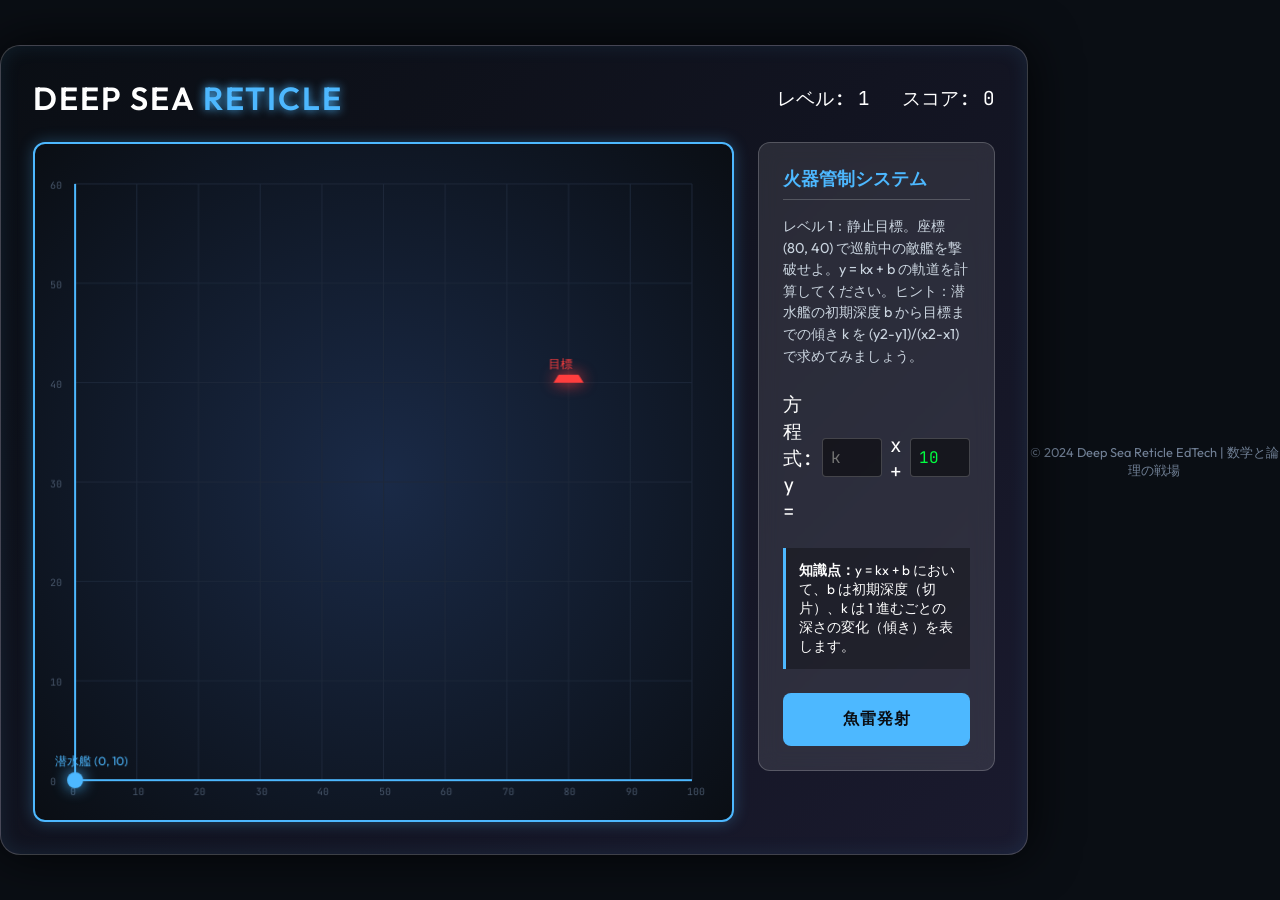
<file: index.html>
<!DOCTYPE html>
<html lang="zh-CN">
<head>
    <meta charset="UTF-8">
    <meta name="viewport" content="width=device-width, initial-scale=1.0">
    <title>深海准星：数学攻势 - 学习一次函数与方程组</title>
    <meta name="description" content="一款通过潜艇射击游戏学习一次函数（斜率、截距）和二元一次方程组的教育类游戏。">
    <link rel="stylesheet" href="style.css">
    <link href="https://fonts.googleapis.com/css2?family=Outfit:wght@300;400;600&family=JetBrains+Mono&display=swap" rel="stylesheet">
</head>
<body>
    <div id="game-container">
        <header>
            <h1>DEEP SEA <span class="highlight">RETICLE</span></h1>
            <div class="stats">
                <div class="stat-item">レベル: <span id="level-num">1</span></div>
                <div class="stat-item">スコア: <span id="score">0</span></div>
            </div>
        </header>

        <main>
            <div id="radar-display">
                <canvas id="game-canvas"></canvas>
                <div id="overlay-ui"></div>
            </div>

            <aside id="controls">
                <div class="panel">
                    <h2>火器管制システム</h2>
                    <p id="mission-brief">パラメータを調整して、赤い敵艦を撃破せよ</p>
                    
                    <div class="equation-input">
                        <span class="label">方程式: y = </span>
                        <input type="number" id="input-k" step="0.1" placeholder="k">
                        <span class="label"> x + </span>
                        <input type="number" id="input-b" step="1" placeholder="b">
                    </div>

                    <div class="hints" id="hint-box">
                        <p>ヒント：<strong>k</strong> は傾き（角度）、<strong>b</strong> は切片（初期深度）を表します</p>
                    </div>

                    <button id="fire-btn">魚雷発射</button>
                </div>

                <div class="panel system-solver" id="solver-panel" style="display: none;">
                    <h2>レーダー追跡 (連立方程式)</h2>
                    <div class="system-equations">
                        <div>敵艦: <span id="eq-enemy">y = -0.5x + 10</span></div>
                        <div>魚雷: <span id="eq-torpedo">y = kx + b</span></div>
                    </div>
                    <p class="small-text">交点 (x, y) が予測衝突座標となります</p>
                </div>
            </div>
        </main>

        <footer>
            <p>&copy; 2024 Deep Sea Reticle EdTech | 数学と論理の戦場</p>
        </footer>
    </div>
    <script src="game.js"></script>
</body>
</html>
</file>
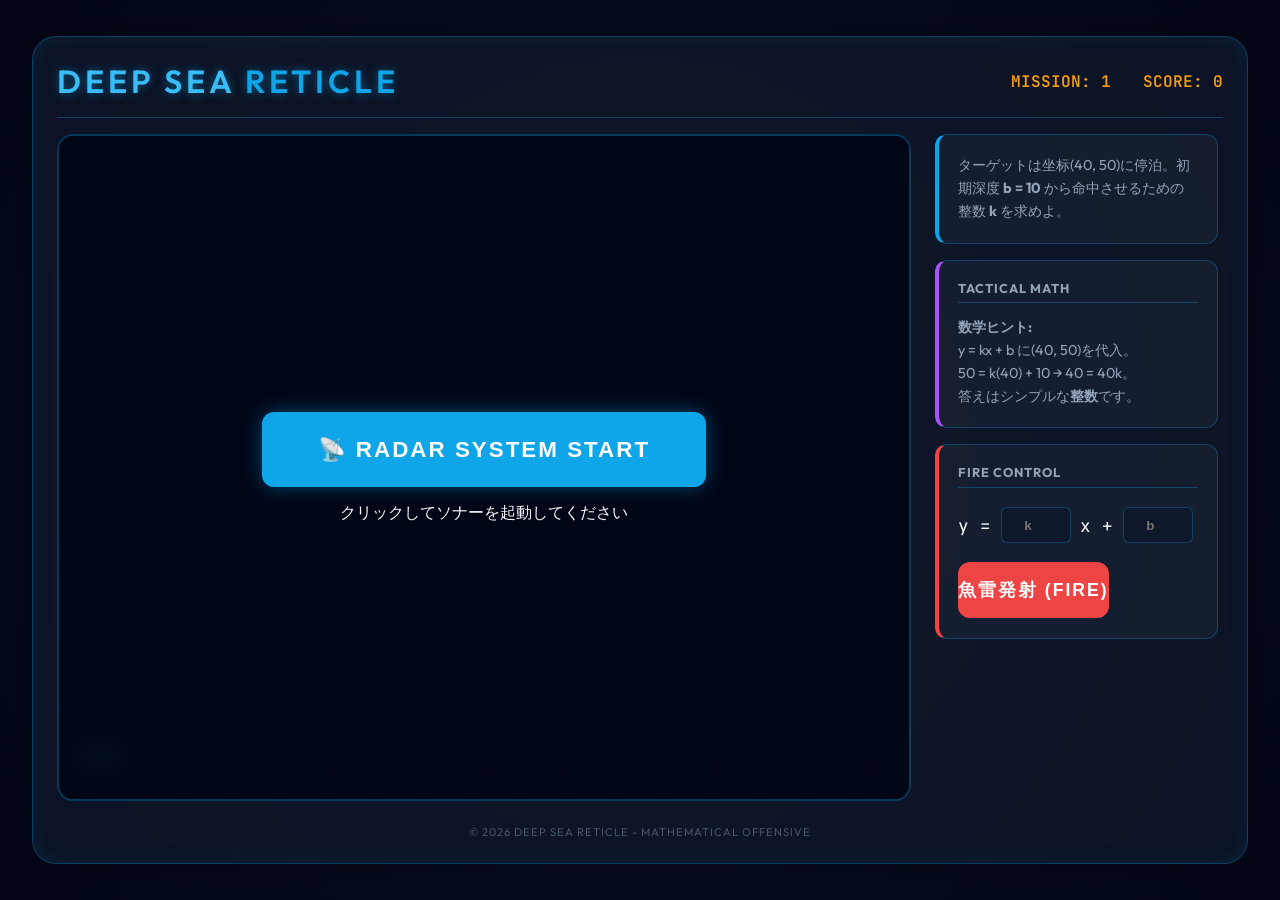
<file: torpedo/index.html>
<!DOCTYPE html>
<html lang="ja">
<head>
    <meta charset="UTF-8">
    <meta name="viewport" content="width=device-width, initial-scale=1.0">
    <title>深海准星：数学攻撃 2.0</title>
    <link rel="stylesheet" href="style.css">
    <link href="https://fonts.googleapis.com/css2?family=Outfit:wght@300;400;600&family=JetBrains+Mono:wght@500&display=swap" rel="stylesheet">
</head>
<body>
    <div id="game-container">
        <header>
            <h1><span class="highlight">DEEP SEA</span> RETICLE</h1>
            <div class="stats">
                <span>MISSION: <span id="level-num">1</span></span>
                <span>SCORE: <span id="score">0</span></span>
            </div>
        </header>

        <main>
            <div id="radar-display">
                <canvas id="game-canvas"></canvas>
                <div id="overlay-ui"></div>
                <!-- Start Overlay -->
                <div id="start-overlay" class="start-mask">
                    <button id="start-btn" class="init-btn">📡 RADAR SYSTEM START</button>
                    <p>クリックしてソナーを起動してください</p>
                </div>

                <!-- Victory Modal -->
                <div id="victory-modal" class="modal-overlay" style="display:none;">
                    <div class="modal-content">
                        <div class="medal-icon">🎖️</div>
                        <h3>特等火器管制官 授与</h3>
                        <p>全てのミッションを完遂しました！<br>あなたは一次関数の達人です。</p>
                        
                        <!-- NEW Tech Insight -->
                        <div id="tech-insight" class="tech-card">
                            <h4>💻 斜率と速度の動的関係</h4>
                            <p>現実の魚雷やロケットでは、<b>傾き(k)</b>が<b>速度の配分</b>を決定します：</p>
                            <code class="code-block" style="font-size: 0.85em;">
                                // 斜率 k から速度成分を計算<br>
                                vx = V_total / sqrt(1 + k²);<br>
                                vy = k * vx; // 垂直方向の速さ
                            </code>
                            <small>「急な角度で進むほど、前へ進む速さは遅くなる」という物理法則が数学で表現されています。</small>
                        </div>

                        <div id="final-test">
                            <p class="final-q"><b>最終試験:</b> y = -2x + 50 の傾き(k)は？</p>
                            <div class="options">
                                <button onclick="checkFinalAnswer(true)">-2</button>
                                <button onclick="checkFinalAnswer(false)">50</button>
                                <button onclick="checkFinalAnswer(false)">2</button>
                            </div>
                        </div>
                        <button id="restart-btn" class="base-btn">基地へ戻る</button>
                    </div>
                </div>
            </div>

            <aside id="controls">
                <div class="panel mission-card">
                    <p id="mission-brief" class="hints">読み込み中...</p>
                    <button id="open-lab-btn" class="lab-trigger" style="display:none;">🔬 TECH LAB: 斜率の秘密</button>
                </div>

                <div class="panel math-logic-card">
                    <h2>TACTICAL MATH</h2>
                    <div id="solver-panel" style="display:none;">
                        <p id="eq-enemy" class="realtime-data" style="color:#d46b08;"></p>
                        <div class="realtime-display">
                            <div class="realtime-data">予測Vx: <span id="stat-vx">--</span></div>
                            <div class="realtime-data">予測Vy: <span id="stat-vy">--</span></div>
                            <div class="realtime-data">到達時間: <span id="stat-time">--</span> s</div>
                            <div id="solve-status" class="status-indicator">READY</div>
                        </div>
                    </div>
                    <p id="hint-box" class="hints">ヒントを表示するには計算を開始してください。</p>
                </div>

                <div class="panel fire-control-card">
                    <h2>FIRE CONTROL</h2>
                    <div class="equation-input">
                        y = <input type="number" id="input-k" step="1" placeholder="k"> x + 
                        <input type="number" id="input-b" step="1" placeholder="b">
                    </div>
                    <button id="fire-btn">魚雷発射 (FIRE)</button>
                </div>
            </aside>
        </main>

        <footer>
            <p>&copy; 2026 DEEP SEA RETICLE - MATHEMATICAL OFFENSIVE</p>
        </footer>
    </div>

    <!-- Tactical Lab Modal -->
    <div id="lab-modal" class="modal-overlay" style="display:none;">
        <div class="lab-content">
            <header class="lab-header">
                <h2>🔬 戦術研究所: 進路の傾きと前進速度の関係</h2>
                <button id="close-lab-btn" class="close-btn">&times;</button>
            </header>
            
            <div class="lab-body">
                <div class="lab-visuals">
                    <div class="simulation-container">
                        <canvas id="lab-canvas"></canvas>
                        <div class="speed-gauge-overlay">
                            <div class="gauge-bar">
                                <label>前進速度 (Vx)</label>
                                <div class="bar-outer"><div id="lab-vx-bar" class="bar-inner"></div></div>
                                <span id="lab-vx-val">--</span>
                            </div>
                            <div class="gauge-bar">
                                <label>上昇強度 (Vy)</label>
                                <div class="bar-outer"><div id="lab-vy-bar" class="bar-inner red"></div></div>
                                <span id="lab-vy-val">--</span>
                            </div>
                        </div>
                    </div>
                    <div class="lab-explanation">
                        <h4>💡 斜め進むことのトレードオフ</h4>
                        <p>「魚雷の総エネルギー(Vt)は一定です。<b>道が急(kが大きい)</b>になるほど、横に進む力(Vx)が弱まってしまいます。」</p>
                        <ul class="simple-concepts">
                            <li>📈 <b>傾き 0:</b> 全ての力が前進に使われます。</li>
                            <li>📈 <b>傾き 1:</b> 前に進む力と上に登る力が分散されます。</li>
                            <li>📈 <b>傾き 2:</b> 前に進む力よりも上に登る力が強くなります。</li>
                        </ul>
                    </div>
                </div>
                
                <aside class="lab-controls">
                    <div class="control-group">
                        <label for="lab-slider-k">斜率 (k) の調整</label>
                        <input type="range" id="lab-slider-k" min="0" max="5" step="0.1" value="1">
                        <div class="slider-val">k = <span id="lab-k-val">1.0</span></div>
                    </div>
                    <div class="action-grid">
                        <button id="lab-demo-btn" class="lab-btn secondary">🎬 比較アニメーションを再生</button>
                        <button id="lab-reset-btn" class="lab-btn">🔄 リセット</button>
                    </div>
                    <div class="mission-hint-card">
                        <b>Mission 05 攻略のカギ:</b><br>
                        敵の速度と自分の水平速度(Vx)の差を考えよう。
                    </div>
                </aside>
            </div>
        </div>
    </div>

    <!-- Calculations and Physics Engine -->
    <script src="js/calculator.js"></script>
    <script src="js/lab.js"></script>

    <!-- Levels Definitions -->
    <script src="js/levels/training_mission.js"></script>
    <script src="js/levels/speed_upgrade.js"></script>
    <script src="js/levels/linear_intersection.js"></script>
    <script src="js/levels/diagonal_pursuit.js"></script>
    <script src="js/levels/slope_velocity.js"></script>

    <!-- Main Game Engine -->
    <script src="js/main.js"></script>
</body>
</html>
</file>
<file: style.css>
:root {
    --bg-dark: #0a0e14;
    --navy-blue: #16213e;
    --neon-green: #00ff41;
    --neon-red: #ff3e3e;
    --accent-blue: #4db8ff;
    --white: #ffffff;
    --glass: rgba(255, 255, 255, 0.1);
    --glass-border: rgba(255, 255, 255, 0.2);
}

* {
    box-sizing: border-box;
    margin: 0;
    padding: 0;
}

body {
    background-color: var(--bg-dark);
    color: var(--white);
    font-family: 'Outfit', sans-serif;
    min-height: 100vh;
    display: flex;
    justify-content: center;
    align-items: center;
    overflow: hidden;
}

#game-container {
    width: 95vw;
    height: 90vh;
    display: flex;
    flex-direction: column;
    background: linear-gradient(135deg, #0a0e14 0%, #1a1a2e 100%);
    border-radius: 20px;
    border: 1px solid var(--glass-border);
    box-shadow: 0 0 50px rgba(0, 0, 0, 0.8), inset 0 0 20px rgba(77, 184, 255, 0.1);
    padding: 2rem;
    position: relative;
}

header {
    display: flex;
    justify-content: space-between;
    align-items: center;
    margin-bottom: 1.5rem;
}

h1 {
    font-size: 2rem;
    font-weight: 600;
    letter-spacing: 2px;
}

.highlight {
    color: var(--accent-blue);
    text-shadow: 0 0 10px var(--accent-blue);
}

.stats {
    display: flex;
    gap: 2rem;
    font-family: 'JetBrains Mono', monospace;
    font-size: 1.2rem;
}

main {
    flex: 1;
    display: flex;
    gap: 1.5rem;
    min-height: 0;
}

#radar-display {
    flex: 3;
    background: radial-gradient(circle, #1a2a47 0%, #0a0e14 100%);
    border: 2px solid var(--accent-blue);
    box-shadow: 0 0 15px rgba(77, 184, 255, 0.3);
    border-radius: 12px;
    position: relative;
    overflow: hidden;
}

#game-canvas {
    width: 100%;
    height: 100%;
    cursor: crosshair;
}

#controls {
    flex: 1;
    display: flex;
    flex-direction: column;
    gap: 1rem;
}

.panel {
    background: var(--glass);
    backdrop-filter: blur(10px);
    border: 1px solid var(--glass-border);
    border-radius: 12px;
    padding: 1.5rem;
    transition: all 0.3s ease;
}

.panel:hover {
    border-color: var(--accent-blue);
    box-shadow: 0 0 15px rgba(77, 184, 255, 0.1);
}

h2 {
    font-size: 1.1rem;
    margin-bottom: 1rem;
    text-transform: uppercase;
    color: var(--accent-blue);
    border-bottom: 1px solid var(--glass-border);
    padding-bottom: 0.5rem;
}

#mission-brief {
    font-size: 0.9rem;
    margin-bottom: 1.5rem;
    line-height: 1.5;
    color: #cbd5e0;
}

.equation-input {
    display: flex;
    align-items: center;
    gap: 0.5rem;
    margin-bottom: 1.5rem;
    font-family: 'JetBrains Mono', monospace;
}

input[type="number"] {
    width: 60px;
    background: rgba(0, 0, 0, 0.5);
    border: 1px solid var(--glass-border);
    color: var(--neon-green);
    padding: 0.5rem;
    border-radius: 4px;
    font-size: 1rem;
    font-family: 'JetBrains Mono', monospace;
    outline: none;
}

input[type="number"]:focus {
    border-color: var(--neon-green);
    box-shadow: 0 0 5px var(--neon-green);
}

.label {
    font-size: 1.2rem;
}

.hints {
    font-size: 0.85rem;
    background: rgba(0, 0, 0, 0.3);
    padding: 0.8rem;
    border-left: 3px solid var(--accent-blue);
    margin-bottom: 1.5rem;
}

button {
    width: 100%;
    padding: 1rem;
    background: var(--accent-blue);
    color: var(--bg-dark);
    border: none;
    border-radius: 8px;
    font-weight: 600;
    font-size: 1rem;
    cursor: pointer;
    transition: all 0.2s cubic-bezier(0.175, 0.885, 0.32, 1.275);
    text-transform: uppercase;
    letter-spacing: 1px;
}

button:hover {
    transform: translateY(-2px);
    box-shadow: 0 5px 15px rgba(77, 184, 255, 0.4);
    background: #73c9ff;
}

button:active {
    transform: translateY(0);
}

.system-solver {
    font-family: 'JetBrains Mono', monospace;
}

.system-equations {
    background: rgba(0, 0, 0, 0.4);
    padding: 0.8rem;
    border-radius: 6px;
    margin-bottom: 0.5rem;
    font-size: 0.9rem;
    border: 1px dashed var(--glass-border);
}

.small-text {
    font-size: 0.75rem;
    color: #a0aec0;
}

footer {
    margin-top: 1.5rem;
    text-align: center;
    font-size: 0.8rem;
    color: #718096;
}

/* Animations */
@keyframes grid-pulse {
    0% { opacity: 0.3; }
    100% { opacity: 0.6; }
}

#game-canvas {
    animation: grid-pulse 2s infinite alternate ease-in-out;
}
</file>
<file: torpedo/style.css>
:root {
    --bg-dark: #020617; /* Deep Navy Black */
    --radar-bg: #030a1c;
    --navy-blue: #1e293b;
    --neon-green: #22c55e;
    --sonar-blue: #0ea5e9;
    --neon-red: #ef4444;
    --neon-gold: #f59e0b;
    --white: #f8fafc;
    --glass: rgba(15, 23, 42, 0.8);
    --glass-border: rgba(14, 165, 233, 0.3);
}

* { box-sizing: border-box; margin: 0; padding: 0; }
body { 
    background: var(--bg-dark); 
    color: var(--white); 
    font-family: 'Outfit', sans-serif; 
    height: 100vh; 
    display: flex; 
    align-items: center; 
    justify-content: center; 
    overflow: hidden;
    background-image: radial-gradient(circle at center, #0f172a 0%, #020617 100%);
}

#game-container {
    width: 95vw; height: 92vh; 
    background: var(--glass); 
    border-radius: 24px;
    border: 1px solid var(--glass-border);
    box-shadow: 0 0 50px rgba(0, 0, 0, 0.5), inset 0 0 20px rgba(14, 165, 233, 0.1);
    display: flex; flex-direction: column; 
    padding: 1.5rem; position: relative;
    backdrop-filter: blur(12px);
}

header { 
    display: flex; justify-content: space-between; align-items: center; 
    margin-bottom: 1rem; 
    border-bottom: 1px solid var(--glass-border); 
    padding-bottom: 1rem; 
}
h1 { 
    color: var(--sonar-blue); 
    letter-spacing: 4px; 
    font-weight: 600;
    text-shadow: 0 0 10px rgba(14, 165, 233, 0.5);
}
.highlight { color: #38bdf8; }
.stats { font-family: 'JetBrains Mono'; font-weight: 600; display: flex; gap: 2rem; color: var(--neon-gold); }

main { flex: 1; display: flex; gap: 1.5rem; overflow: hidden; }
#radar-display { 
    flex: 3; 
    background: var(--radar-bg); 
    border: 2px solid var(--glass-border); 
    border-radius: 16px; 
    position: relative; 
    display: flex; 
    align-items: center; 
    justify-content: center; 
    overflow: hidden;
    box-shadow: inset 0 0 30px rgba(0, 0, 0, 0.8);
}
#radar-display::after {
    content: ""; position: absolute; top: 0; left: 0; width: 100%; height: 100%;
    background: linear-gradient(rgba(18, 16, 16, 0) 50%, rgba(0, 0, 0, 0.25) 50%), linear-gradient(90deg, rgba(255, 0, 0, 0.06), rgba(0, 255, 0, 0.02), rgba(0, 0, 255, 0.06));
    background-size: 100% 4px, 3px 100%; pointer-events: none; z-index: 10;
}

canvas { width: 100%; height: 100%; }

.start-mask { 
    position: absolute; top: 0; left:0; width: 100%; height: 100%; 
    background: rgba(2, 6, 23, 0.85); 
    backdrop-filter: blur(10px); 
    display: flex; flex-direction: column; align-items: center; justify-content: center; 
    z-index: 50; 
}
.init-btn { 
    background: var(--sonar-blue); color: #fff; padding: 1.5rem 3.5rem; 
    border: none; border-radius: 12px; font-size: 1.4rem; cursor: pointer; 
    box-shadow: 0 0 20px rgba(14, 165, 233, 0.4); 
    transition: 0.3s cubic-bezier(0.4, 0, 0.2, 1); 
    margin-bottom: 15px; font-weight: bold; 
    text-transform: uppercase; letter-spacing: 2px;
}
.init-btn:hover { background: #38bdf8; transform: scale(1.05); box-shadow: 0 0 40px rgba(56, 189, 248, 0.6); }

#controls { flex: 1; display: flex; flex-direction: column; gap: 1rem; overflow-y: auto; padding-right: 5px; }
#controls::-webkit-scrollbar { width: 6px; }
#controls::-webkit-scrollbar-thumb { background: var(--glass-border); border-radius: 10px; }

.panel { 
    background: rgba(30, 41, 59, 0.5); 
    border: 1px solid var(--glass-border); 
    border-radius: 12px; padding: 1.2rem; 
    transition: 0.3s;
}
.panel:hover { border-color: var(--sonar-blue); }
.panel h2 { 
    font-size: 0.8rem; color: #94a3b8; 
    margin-bottom: 0.8rem; border-bottom: 1px solid var(--glass-border); 
    padding-bottom: 0.4rem; text-transform: uppercase; letter-spacing: 1px;
}

.realtime-display { 
    background: rgba(6, 78, 59, 0.3); 
    padding: 1rem; border-radius: 8px; 
    border: 1px solid rgba(16, 185, 129, 0.3); 
    margin-bottom: 1rem; font-size: 0.85rem; 
}
.realtime-data { margin: 0.6rem 0; font-family: 'JetBrains Mono'; color: var(--neon-green); text-shadow: 0 0 5px rgba(34, 197, 94, 0.5); }
.status-indicator { font-weight: bold; padding: 4px 8px; border-radius: 4px; display: inline-block; background: #064e3b; margin-top: 5px; }

.equation-input { display: flex; align-items: center; gap: 0.6rem; margin: 1.2rem 0; font-family: 'JetBrains Mono'; font-size: 1.1rem; }
input { 
    width: 70px; padding: 0.6rem; 
    background: #0f172a; border: 1px solid var(--glass-border); 
    border-radius: 6px; text-align: center; color: var(--white);
    font-weight: bold;
}
input:focus { border-color: var(--sonar-blue); outline: none; box-shadow: 0 0 10px rgba(14, 165, 233, 0.3); }

#fire-btn { 
    background: var(--neon-red); color: #fff; height: 3.5rem; 
    font-size: 1.1rem; font-weight: bold; border-radius: 12px; 
    cursor: pointer; border: none; transition: 0.3s;
    text-transform: uppercase; letter-spacing: 2px;
}
#fire-btn:hover { background: #ff5555; transform: translateY(-2px); box-shadow: 0 5px 20px rgba(239, 68, 68, 0.4); }

/* Modals */
.modal-overlay { 
    position: fixed; top: 0; left: 0; width: 100%; height: 100%; 
    background: rgba(0,0,0,0.85); display: flex; align-items: center; justify-content: center; 
    z-index: 1000; backdrop-filter: blur(15px); 
}
.modal-content { 
    background: var(--bg-dark); padding: 3rem; border-radius: 24px; 
    text-align: center; max-width: 550px; 
    border: 2px solid var(--sonar-blue);
    box-shadow: 0 0 100px rgba(14, 165, 233, 0.3);
}
.tech-card { background: rgba(14, 165, 233, 0.1); border-radius: 12px; padding: 1.5rem; margin: 1.5rem 0; text-align: left; border: 1px solid var(--glass-border); }
.tech-card h4 { color: var(--sonar-blue); margin-bottom: 0.5rem; }
.code-block { background: #000; padding: 1rem; border-radius: 8px; font-family: 'JetBrains Mono'; font-size: 0.85rem; color: var(--neon-green); line-height: 1.6; border-left: 4px solid var(--sonar-blue); }

.final-q { background: rgba(245, 158, 11, 0.1); padding: 1.2rem; border: 1px solid rgba(245, 158, 11, 0.3); border-radius: 8px; margin-bottom: 1.5rem; color: var(--neon-gold); }
.options { display: flex; gap: 15px; }
.options button { background: transparent; color: var(--sonar-blue); border: 1px solid var(--sonar-blue); flex: 1; padding: 12px; border-radius: 8px; font-weight: bold; cursor: pointer; transition: 0.2s; }
.options button:hover { background: var(--sonar-blue); color: #fff; }

.base-btn { margin-top: 1.5rem; background: var(--sonar-blue); color: #fff; padding: 1.2rem; border-radius: 12px; width: 100%; border: none; font-weight: bold; cursor: pointer; }

@keyframes bounce { 0%, 100% { transform: translateY(0); } 50% { transform: translateY(-15px); } }
.medal-icon { font-size: 5rem; animation: bounce 2s infinite; filter: drop-shadow(0 0 20px rgba(245, 158, 11, 0.6)); }

footer { margin-top: 1.5rem; text-align: center; font-size: 0.7rem; color: #475569; letter-spacing: 1px; }
.hints { font-size: 0.9rem; line-height: 1.6; color: #94a3b8; }
.mission-card { border-left: 4px solid var(--sonar-blue); }
.math-logic-card { border-left: 4px solid #a855f7; }
.fire-control-card { border-left: 4px solid var(--neon-red); }

/* --- Tactical Lab Styles --- */
#lab-modal.modal-overlay { z-index: 2000; }

.lab-content { 
    background: var(--bg-dark); 
    width: 90vw; max-width: 1000px; 
    height: 80vh; max-height: 700px; 
    border-radius: 20px; border: 2px solid var(--sonar-blue); 
    display: flex; flex-direction: column; overflow: hidden; 
    box-shadow: 0 0 80px rgba(14, 165, 233, 0.4); 
}

.lab-header { 
    background: var(--navy-blue); 
    padding: 1rem 2rem; border-bottom: 2px solid var(--glass-border); 
    display: flex; justify-content: space-between; align-items: center; 
}
.lab-header h2 { font-size: 1.2rem; margin: 0; color: var(--sonar-blue); text-transform: uppercase; letter-spacing: 2px; }
.close-btn { background: none; border: none; font-size: 2rem; color: #94a3b8; cursor: pointer; transition: 0.2s; }
.close-btn:hover { color: #fff; }

.lab-body { flex: 1; display: grid; grid-template-columns: 1fr 300px; padding: 1.5rem; gap: 1.5rem; overflow: hidden; }

.lab-visuals { display: flex; flex-direction: column; gap: 1rem; overflow: hidden; }
.simulation-container { 
    flex: 1; min-height: 300px; 
    background: #000; border: 1px solid var(--glass-border); 
    border-radius: 12px; position: relative; overflow: hidden; 
    background-image: radial-gradient(circle at top, #081a3a 0%, #000 100%);
}
#lab-canvas { width: 100%; height: 100%; }

.speed-gauge-overlay { 
    position: absolute; bottom: 15px; left: 15px; right: 15px; 
    display: flex; gap: 20px; background: rgba(2, 6, 23, 0.7); 
    padding: 12px; border-radius: 10px; backdrop-filter: blur(8px);
    border: 1px solid var(--glass-border);
}
.gauge-bar { flex: 1; display: flex; flex-direction: column; gap: 5px; }
.gauge-bar label { font-size: 0.75rem; color: #94a3b8; font-weight: bold; }
.bar-outer { width: 100%; height: 8px; background: #000; border-radius: 4px; overflow: hidden; }
.bar-inner { height: 100%; background: #22c55e; transition: width 0.3s; box-shadow: 0 0 10px rgba(34, 197, 94, 0.5); }
.bar-inner.red { background: #ef4444; box-shadow: 0 0 10px rgba(239, 68, 68, 0.5); }
.gauge-bar span { font-family: 'JetBrains Mono'; font-size: 0.85rem; color: #fff; }

.simple-concepts { list-style: none; margin-top: 10px; }
.simple-concepts li { margin-bottom: 8px; font-size: 0.85rem; position: relative; padding-left: 20px; }
.simple-concepts li::before { content: "•"; position: absolute; left: 0; color: var(--sonar-blue); font-weight: bold; }

.lab-explanation { 
    background: rgba(14, 165, 233, 0.05); padding: 1.2rem; border-radius: 12px; 
    border: 1px solid var(--glass-border); line-height: 1.6; font-size: 0.9rem;
}
.formula-box { 
    background: #000; padding: 0.8rem; border-radius: 8px; margin: 0.8rem 0; 
    font-family: 'JetBrains Mono'; color: var(--neon-gold); text-align: center; font-size: 1.2rem; 
    box-shadow: inset 0 0 15px rgba(245, 158, 11, 0.2); 
    border: 1px solid rgba(245, 158, 11, 0.3);
}

.lab-controls { display: flex; flex-direction: column; gap: 1.5rem; }
.lab-btn { 
    padding: 1.2rem; border-radius: 8px; border: none; cursor: pointer; 
    background: var(--sonar-blue); color: #fff; font-weight: bold; transition: 0.3s cubic-bezier(0.4, 0, 0.2, 1);
    text-transform: uppercase; letter-spacing: 1px;
}
.lab-btn.secondary { background: rgba(30, 41, 59, 0.5); border: 1px solid var(--sonar-blue); color: var(--sonar-blue); }
.lab-btn:hover { filter: brightness(1.2); transform: translateY(-3px); box-shadow: 0 10px 20px rgba(0,0,0,0.3); }

.control-group label { display: block; margin-bottom: 0.8rem; font-size: 0.85rem; color: #94a3b8; text-transform: uppercase; }
.slider-val { text-align: right; color: var(--sonar-blue); font-weight: bold; margin-top: 8px; font-family: 'JetBrains Mono'; font-size: 1.1rem; }

input[type=range] { -webkit-appearance: none; appearance: none; width: 100%; background: transparent; }
input[type=range]:focus { outline: none; }
input[type=range]::-webkit-slider-runnable-track { 
  width: 100%; height: 8px; cursor: pointer; background: #0f172a; 
  border-radius: 10px; border: 1px solid var(--glass-border); 
}
input[type=range]::-webkit-slider-thumb { 
  height: 22px; width: 22px; border-radius: 50%; background: var(--sonar-blue); 
  cursor: pointer; -webkit-appearance: none; appearance: none; margin-top: -8px; 
  box-shadow: 0 0 15px rgba(14, 165, 233, 0.6); border: 2px solid #fff;
}

.mission-hint-card { 
    background: rgba(245, 158, 11, 0.1); border: 1px solid rgba(245, 158, 11, 0.3); 
    padding: 1.2rem; border-radius: 12px; font-size: 0.85rem; color: #fed7aa; line-height: 1.5;
}

.lab-trigger { 
    width: 100%; margin-top: 1rem; padding: 1rem; border-radius: 10px; 
    background: linear-gradient(135deg, #0f172a, #1e293b); 
    border: 1px solid var(--sonar-blue); color: var(--sonar-blue); 
    font-weight: 600; cursor: pointer; transition: 0.3s; 
    box-shadow: 0 4px 15px rgba(0,0,0,0.2);
    animation: lab-pulse 2s infinite alternate;
}
@keyframes lab-pulse { 
    from { box-shadow: 0 0 5px rgba(14, 165, 233, 0.2); border-color: rgba(14, 165, 233, 0.4); } 
    to { box-shadow: 0 0 15px rgba(14, 165, 233, 0.6); border-color: var(--sonar-blue); } 
}

.action-grid { display: flex; flex-direction: column; gap: 10px; }

@media (max-width: 800px) {
    .lab-body { grid-template-columns: 1fr; overflow-y: auto; }
}
</file>
